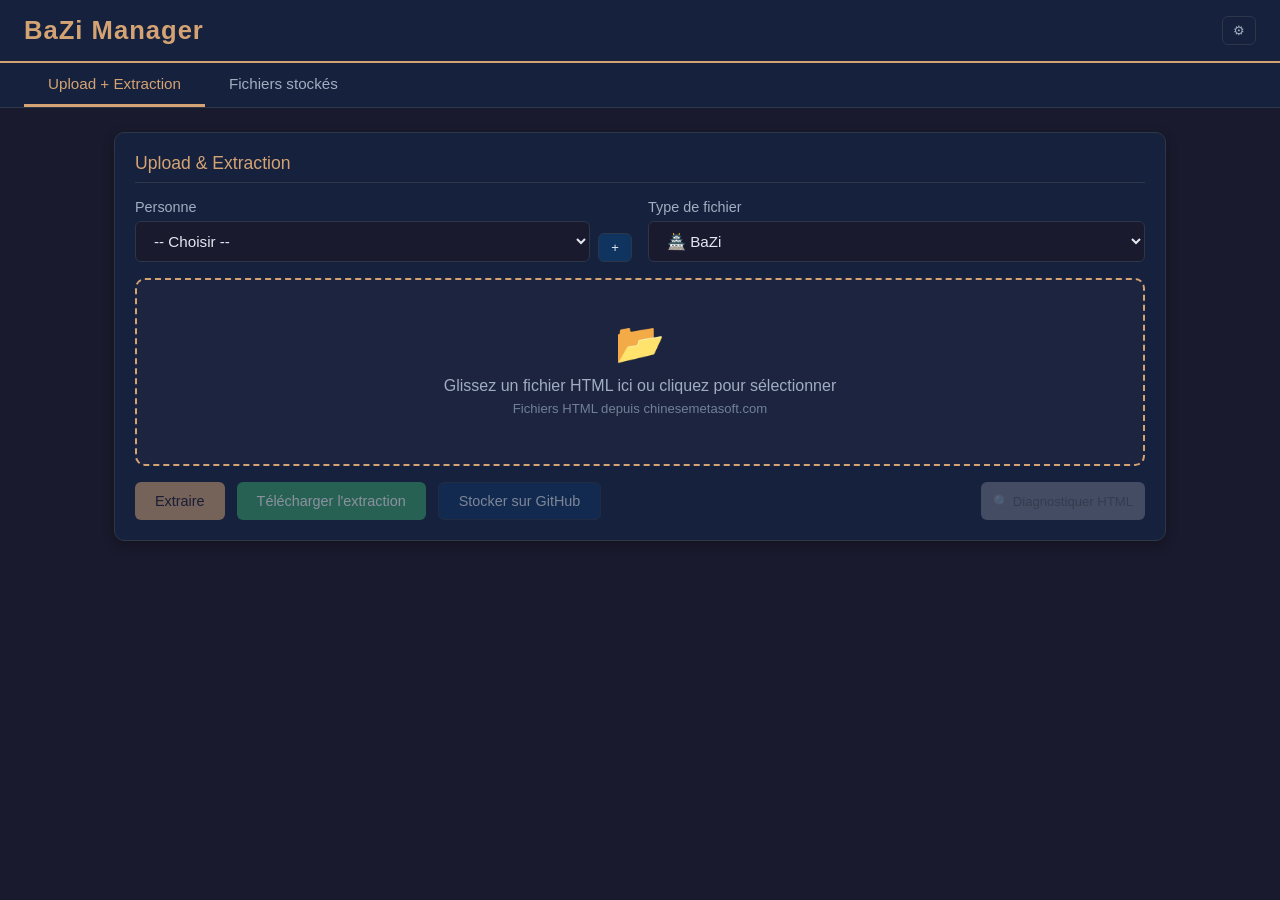
<file: index.html>
<!DOCTYPE html>
<html lang="fr">
<head>
  <meta charset="UTF-8">
  <meta name="viewport" content="width=device-width, initial-scale=1.0">
  <title>BaZi Manager</title>
  <link rel="stylesheet" href="css/style.css">
</head>
<body>

  <!-- Header -->
  <div class="header">
    <h1>BaZi Manager</h1>
    <div class="header-actions">
      <button class="btn btn-sm btn-icon" id="btn-config" title="Configuration">&#9881;</button>
    </div>
  </div>

  <!-- Navigation -->
  <div class="nav-tabs">
    <button class="nav-tab active" data-tab="upload">Upload + Extraction</button>
    <button class="nav-tab" data-tab="files">Fichiers stock&#233;s</button>
  </div>

  <div class="container">

    <!-- Config Section (togglable) -->
    <div class="config-section" id="config-section">
      <div class="card">
        <div class="card-title">&#9881; Configuration GitHub</div>
        <div class="config-row">
          <div class="form-group">
            <label for="github-token">Personal Access Token</label>
            <div class="token-wrapper">
              <input type="password" id="github-token" placeholder="ghp_xxxxxxxxxxxx">
              <button class="token-toggle" id="token-toggle" title="Afficher/masquer">&#128065;</button>
            </div>
          </div>
        </div>
        <div class="config-row">
          <div class="form-group">
            <label for="github-owner">Propri&#233;taire (username)</label>
            <input type="text" id="github-owner" placeholder="votre-username">
          </div>
          <div class="form-group">
            <label for="github-repo">Nom du repo</label>
            <input type="text" id="github-repo" placeholder="bazi-manager" value="bazi-manager">
          </div>
        </div>
        <button class="btn btn-primary btn-sm" id="btn-save-config">Sauvegarder la configuration</button>
        <div class="status-msg" id="config-status"></div>
      </div>
    </div>

    <!-- TAB: Upload + Extraction -->
    <div id="tab-upload">
      <div class="card">
        <div class="card-title">Upload &amp; Extraction</div>

        <div class="form-row">
          <div class="form-group">
            <label for="person-select">Personne</label>
            <div class="form-group-inline">
              <select id="person-select">
                <option value="">-- Choisir --</option>
              </select>
              <button class="btn btn-sm btn-secondary" id="btn-add-person" title="Ajouter une personne">+</button>
            </div>
          </div>
          <div class="form-group">
            <label for="type-select">Type de fichier</label>
            <select id="type-select">
              <option value="bazi">&#127983; BaZi</option>
              <option value="zhirun">&#129517; Zhi Run</option>
              <option value="qmdj">&#128197; QMDJ du Jour</option>
            </select>
          </div>
        </div>

        <!-- Drop zone -->
        <div class="drop-zone" id="drop-zone">
          <div class="drop-icon">&#128194;</div>
          <div class="drop-text">Glissez un fichier HTML ici ou cliquez pour s&#233;lectionner</div>
          <div class="drop-hint">Fichiers HTML depuis chinesemetasoft.com</div>
          <div class="file-name" id="file-name-display"></div>
          <input type="file" id="file-input" accept=".html,.htm" style="display:none">
        </div>

        <!-- Actions -->
        <div class="actions-bar">
          <button class="btn btn-primary" id="btn-extract" disabled>Extraire</button>
          <button class="btn btn-success" id="btn-download" disabled>T&#233;l&#233;charger l'extraction</button>
          <button class="btn btn-secondary" id="btn-store" disabled>Stocker sur GitHub</button>
          <button class="btn btn-sm" id="btn-diagnose" disabled style="margin-left:auto;opacity:0.7;">&#128269; Diagnostiquer HTML</button>
        </div>

        <div class="status-msg" id="upload-status"></div>
      </div>

      <!-- Preview -->
      <div class="preview-area" id="preview-area">
        <div class="card">
          <div class="card-title">Aper&#231;u de l'extraction</div>
          <iframe class="preview-frame" id="preview-frame" sandbox="allow-same-origin"></iframe>
        </div>
      </div>
    </div>

    <!-- TAB: Files list -->
    <div id="tab-files" class="file-list-section">
      <div class="card">
        <div class="card-title">Fichiers stock&#233;s sur GitHub</div>
        <button class="btn btn-sm btn-secondary" id="btn-refresh-files">Rafra&#238;chir</button>
        <div class="status-msg" id="files-status"></div>
        <div id="files-container">
          <div class="empty-state">
            <div class="empty-icon">&#128193;</div>
            <p>Configurez votre token GitHub et cliquez sur "Rafra&#238;chir" pour voir vos fichiers.</p>
          </div>
        </div>
      </div>
    </div>

  </div>

  <!-- Modal: Add Person -->
  <div class="modal-overlay" id="modal-person">
    <div class="modal">
      <h3>Ajouter une personne</h3>
      <div class="form-group">
        <label for="new-person-name">Pr&#233;nom</label>
        <input type="text" id="new-person-name" placeholder="Ex: Serena">
      </div>
      <div class="modal-actions">
        <button class="btn btn-sm btn-secondary" id="btn-cancel-person">Annuler</button>
        <button class="btn btn-sm btn-primary" id="btn-confirm-person">Ajouter</button>
      </div>
    </div>
  </div>

  <!-- Scripts -->
  <script src="js/parser-bazi.js"></script>
  <script src="js/parser-zhirun.js"></script>
  <script src="js/formatter.js"></script>
  <script src="js/app.js"></script>
</body>
</html>
</file>
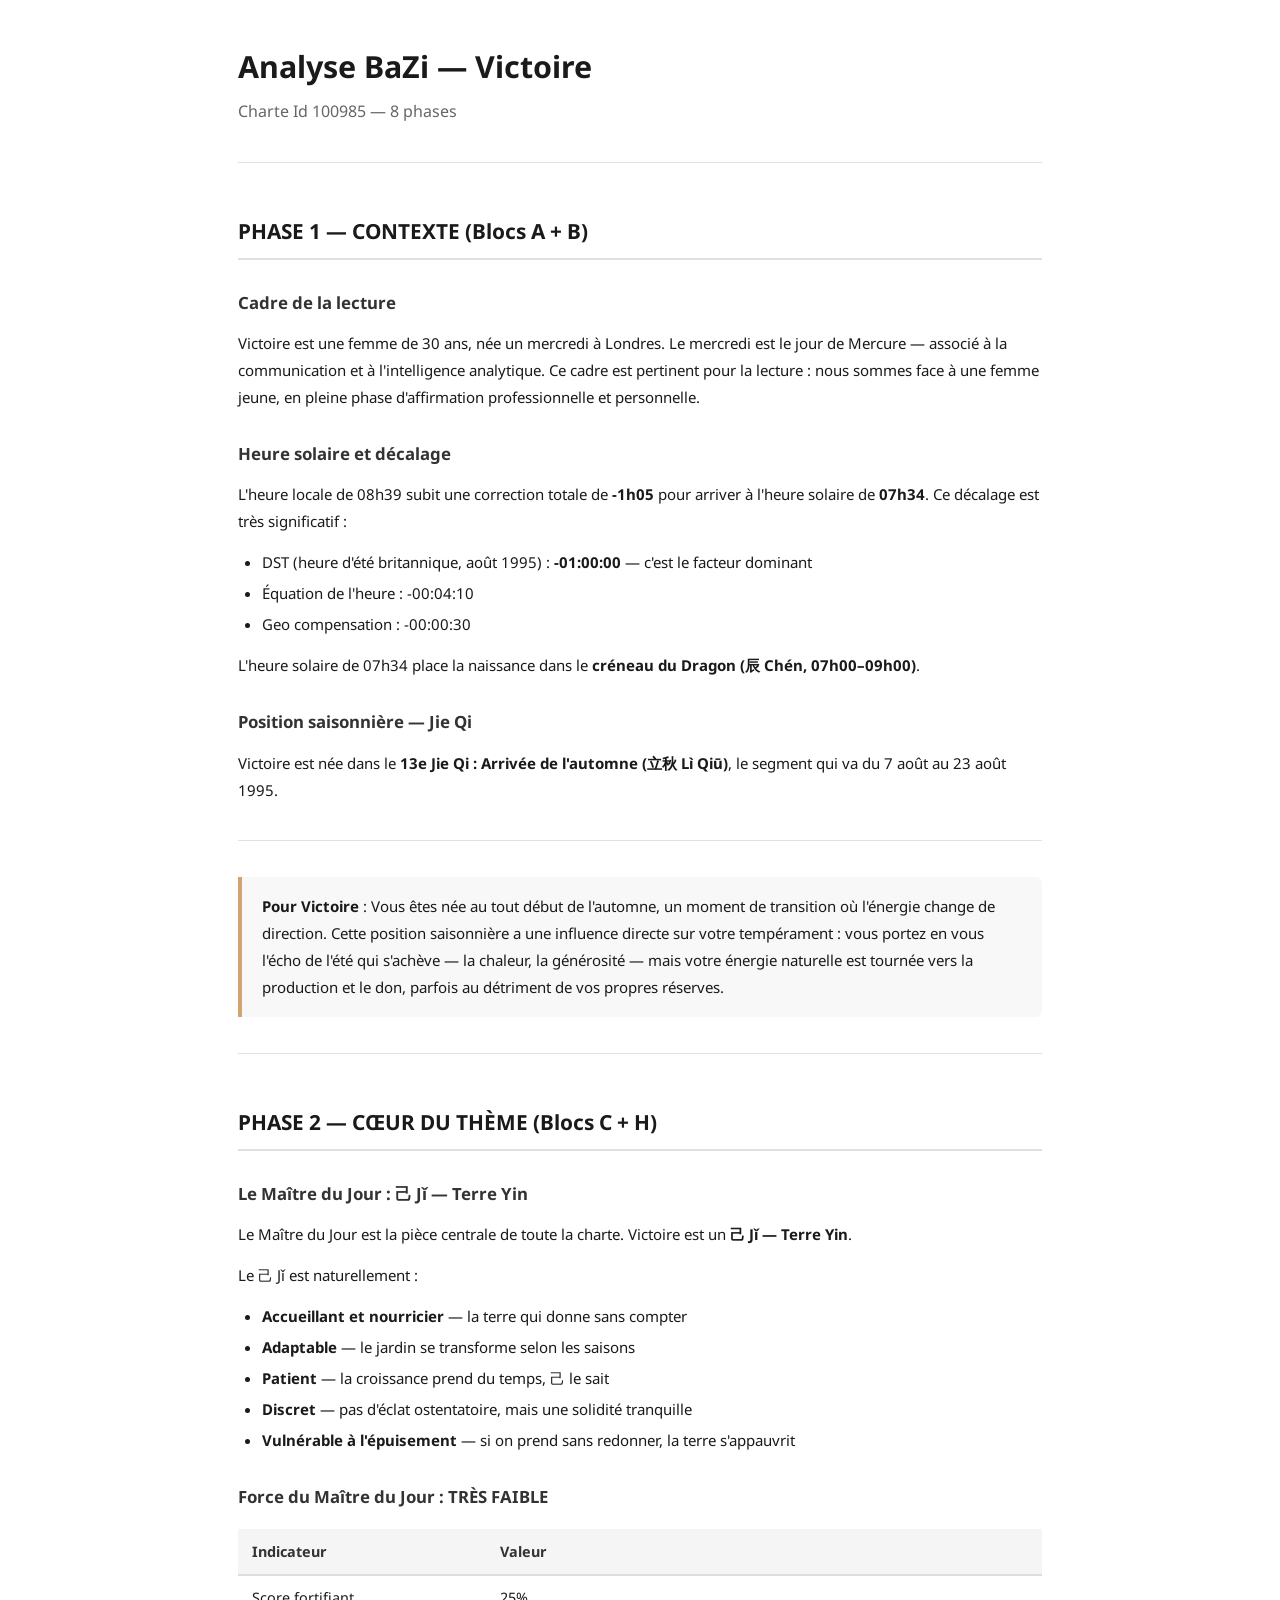
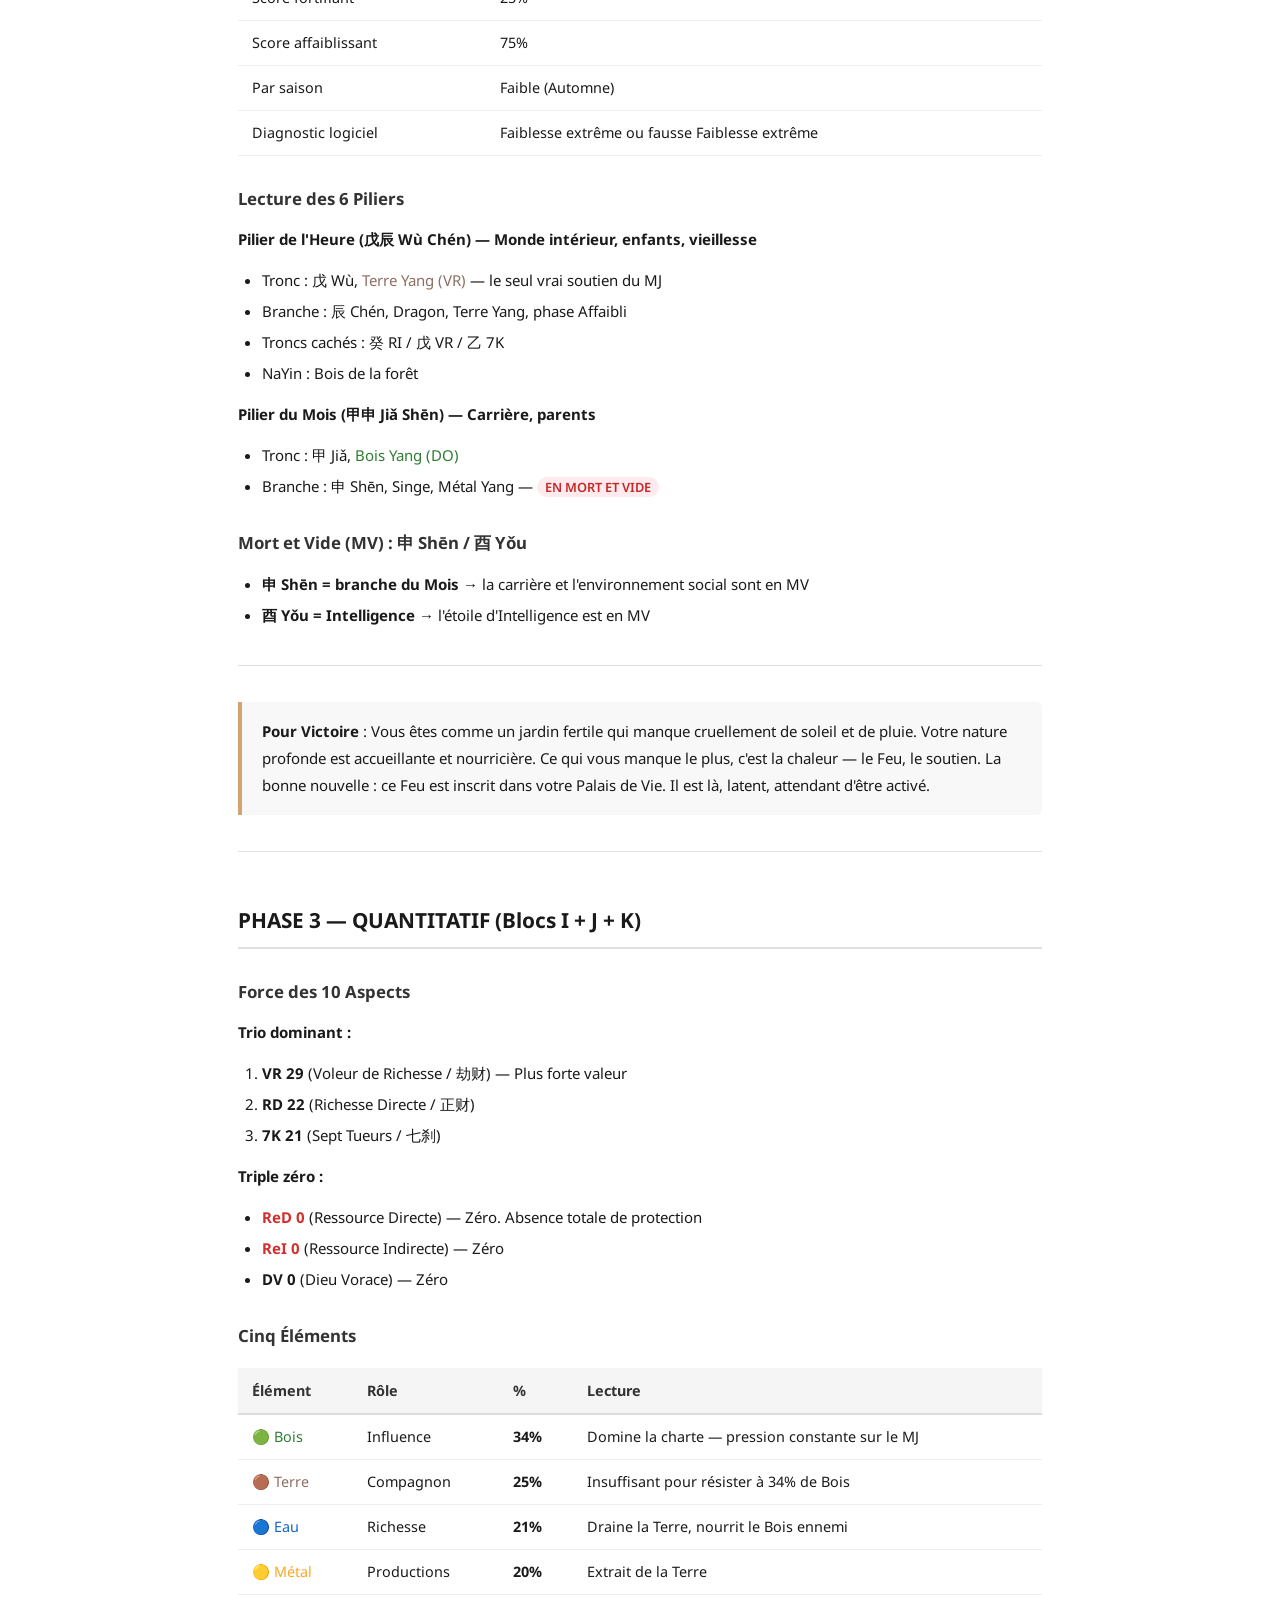
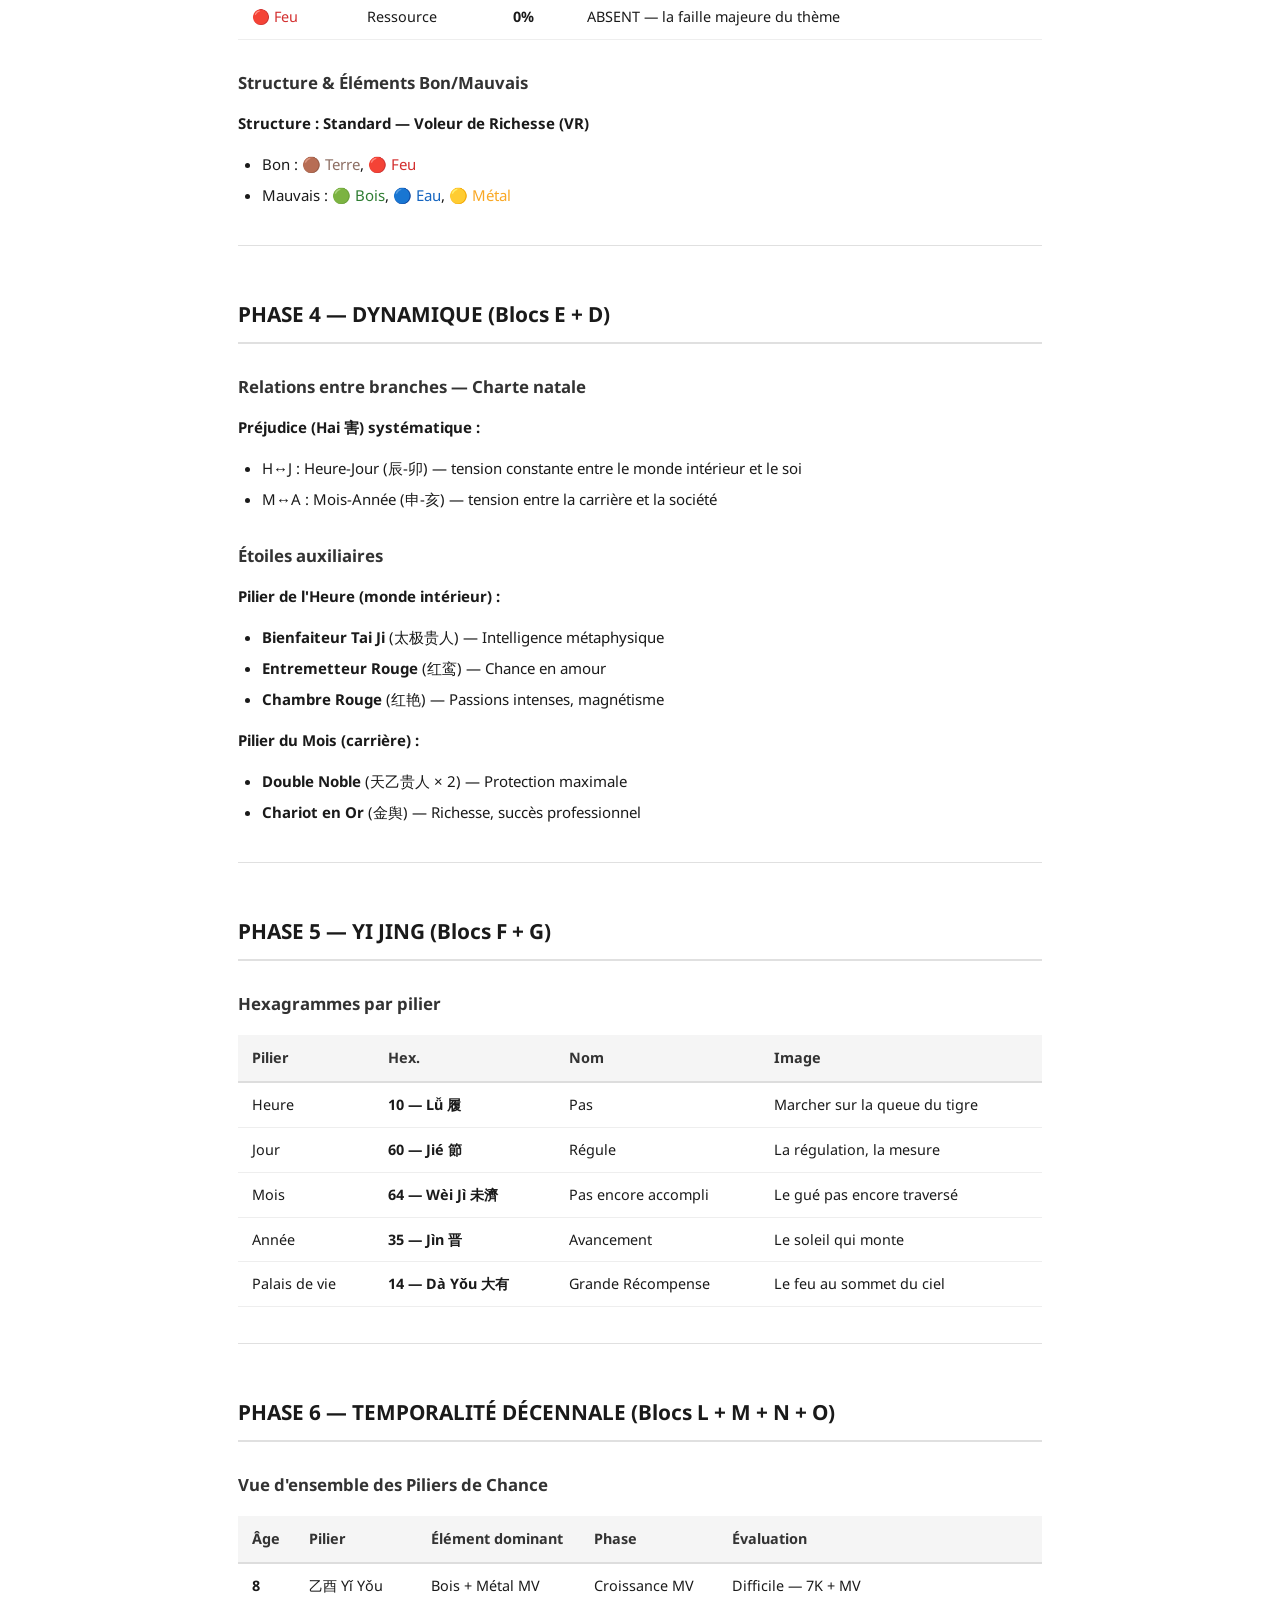
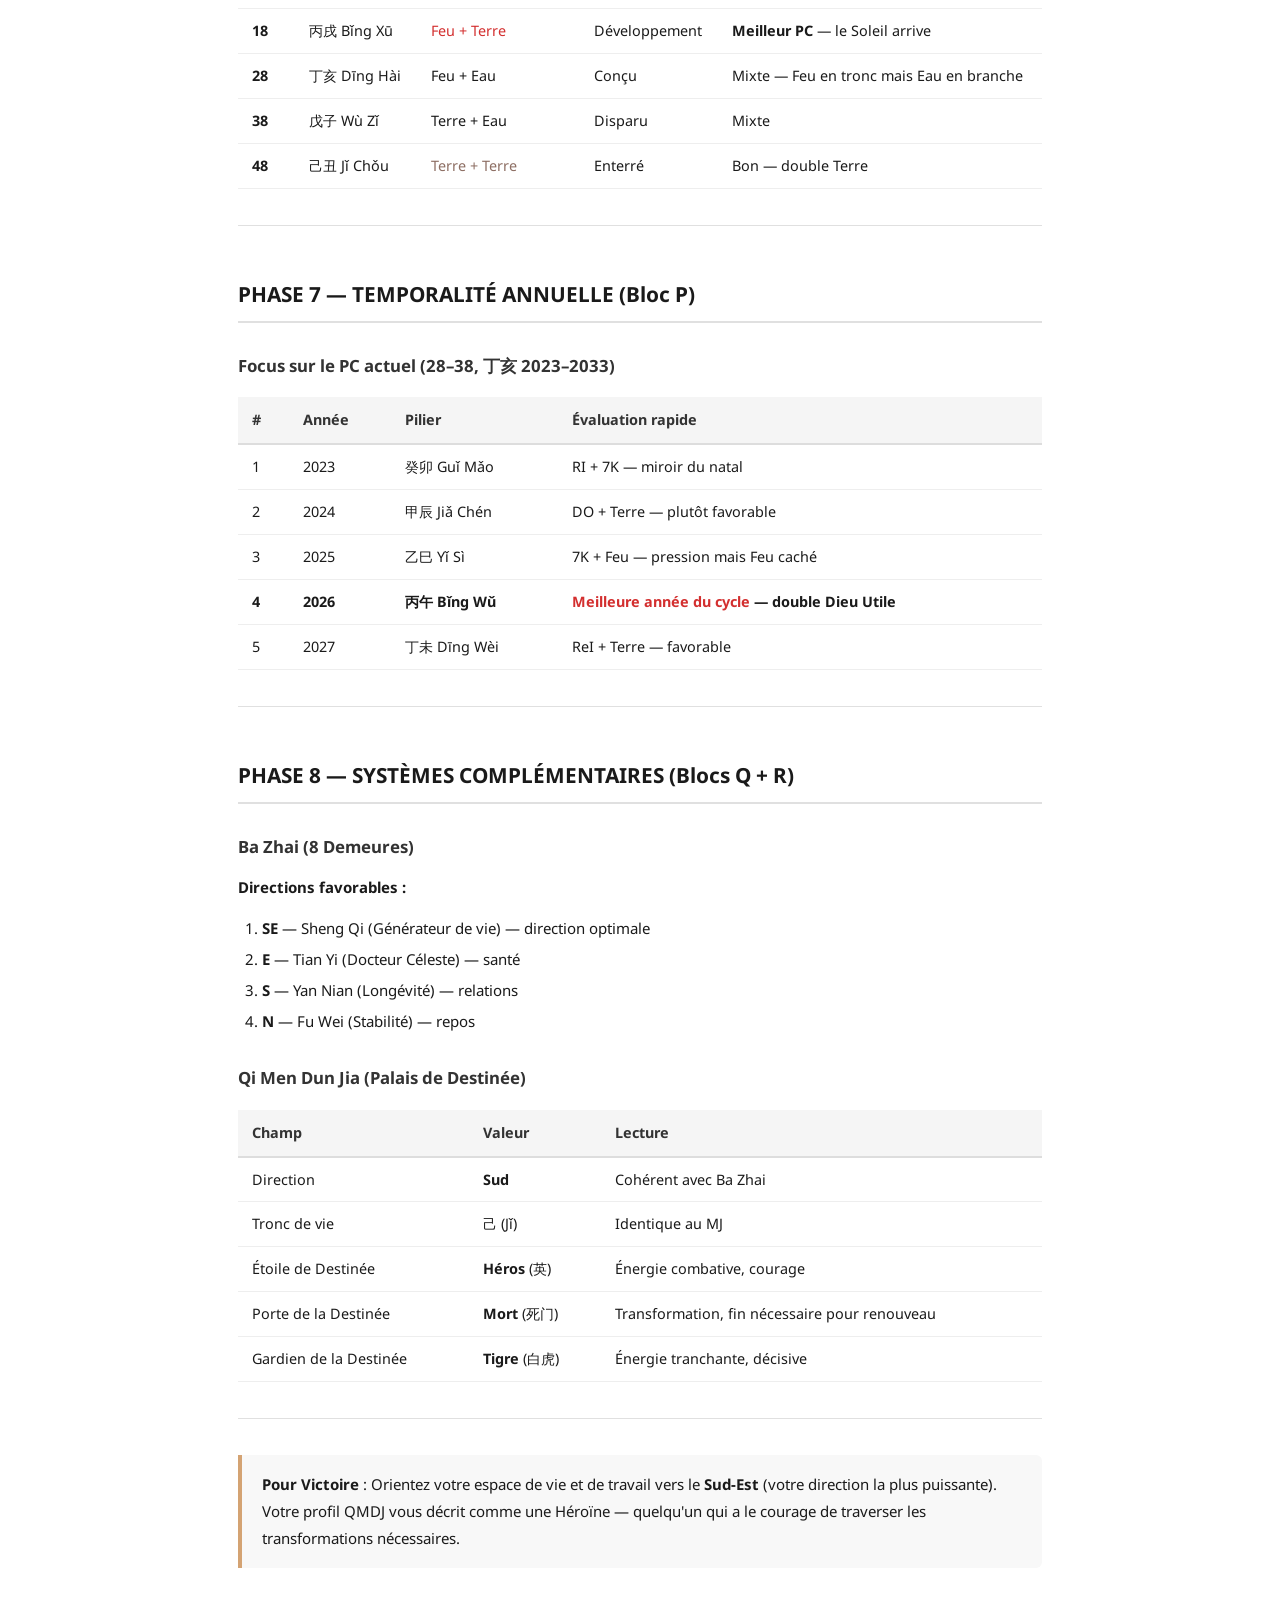
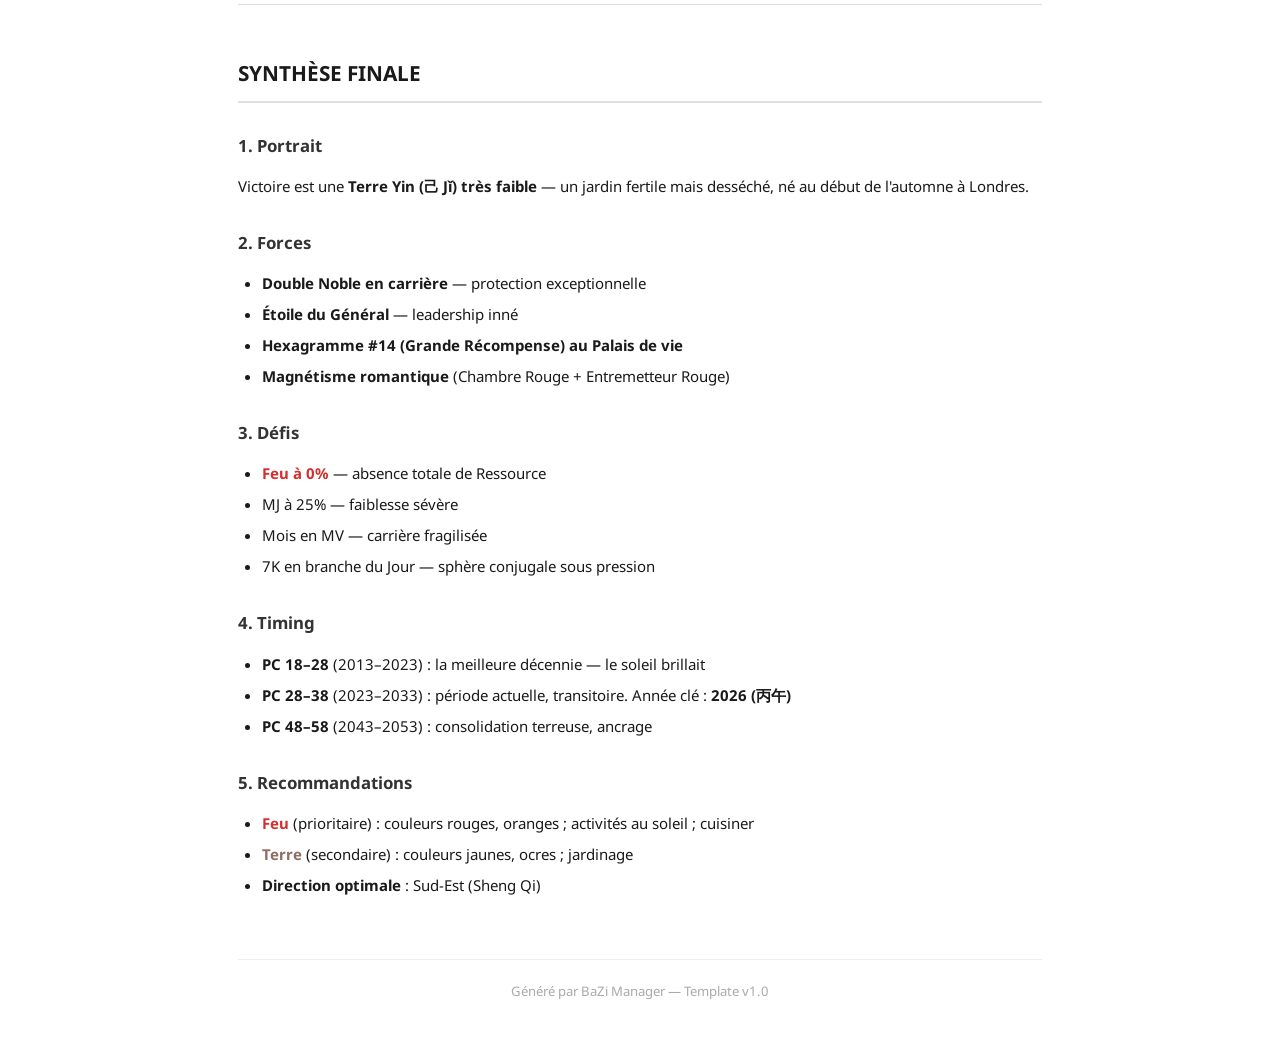
<file: template-preview.html>
<!DOCTYPE html>
<html lang="fr">
<head>
  <meta charset="UTF-8">
  <meta name="viewport" content="width=device-width, initial-scale=1.0">
  <title>Template Extraction BaZi — Preview</title>
  <style>
    @import url('https://fonts.googleapis.com/css2?family=Noto+Sans:ital,wght@0,400;0,600;0,700;1,400&display=swap');

    * { box-sizing: border-box; margin: 0; padding: 0; }

    body {
      font-family: 'Noto Sans', 'Segoe UI', sans-serif;
      max-width: 860px;
      margin: 0 auto;
      padding: 40px 28px;
      background: #fff;
      color: #1a1a1a;
      line-height: 1.8;
      font-size: 15px;
    }

    /* ===== TITRE ===== */
    h1 {
      font-size: 1.9rem;
      color: #1a1a1a;
      margin-bottom: 2px;
      font-weight: 700;
    }
    .subtitle {
      font-size: 1rem;
      color: #666;
      margin-bottom: 30px;
    }

    /* ===== PHASE (h2) ===== */
    h2 {
      font-size: 1.3rem;
      color: #1a1a1a;
      margin-top: 50px;
      margin-bottom: 20px;
      padding-bottom: 8px;
      border-bottom: 2px solid #e0e0e0;
      font-weight: 700;
    }

    /* ===== SOUS-SECTIONS (h3) ===== */
    h3 {
      font-size: 1.05rem;
      color: #333;
      margin-top: 28px;
      margin-bottom: 12px;
      font-weight: 700;
    }

    /* ===== PARAGRAPHES ===== */
    p {
      margin-bottom: 14px;
    }

    /* ===== SÉPARATEUR ===== */
    hr {
      border: none;
      border-top: 1px solid #e0e0e0;
      margin: 36px 0;
    }

    /* ===== GRAS & ITALIQUE ===== */
    strong { font-weight: 700; }

    /* ===== LISTES ===== */
    ul, ol {
      margin: 10px 0 14px 24px;
    }
    li {
      margin-bottom: 4px;
    }

    /* ===== TABLEAUX ===== */
    table {
      border-collapse: collapse;
      width: 100%;
      margin: 16px 0 20px 0;
      font-size: 0.9rem;
    }
    th {
      background: #f5f5f5;
      color: #333;
      padding: 10px 14px;
      text-align: left;
      font-weight: 700;
      border-bottom: 2px solid #ddd;
    }
    td {
      padding: 9px 14px;
      border-bottom: 1px solid #eee;
      vertical-align: top;
    }
    tr:hover td {
      background: #fafafa;
    }

    /* ===== ENCART "POUR [PRENOM]" ===== */
    .encart-personnel {
      background: #f8f8f8;
      border-left: 4px solid #d4a373;
      padding: 16px 20px;
      margin: 24px 0;
      border-radius: 0 6px 6px 0;
    }
    .encart-personnel p {
      margin-bottom: 8px;
    }
    .encart-personnel p:last-child {
      margin-bottom: 0;
    }

    /* ===== BADGES ÉLÉMENTS ===== */
    .el-feu { color: #d32f2f; }
    .el-bois { color: #2e7d32; }
    .el-eau { color: #1565c0; }
    .el-metal { color: #f9a825; }
    .el-terre { color: #8d6e63; }

    /* ===== BADGE MV ===== */
    .badge-mv {
      background: #ffebee;
      color: #c62828;
      padding: 1px 8px;
      border-radius: 10px;
      font-size: 0.8rem;
      font-weight: 600;
    }

    /* ===== SYNTHÈSE FINALE ===== */
    .synthese h3 {
      margin-top: 20px;
    }

    /* ===== FOOTER ===== */
    .footer {
      text-align: center;
      color: #aaa;
      font-size: 0.82rem;
      margin-top: 60px;
      padding-top: 20px;
      border-top: 1px solid #eee;
    }

    /* ===== PRINT ===== */
    @media print {
      body { padding: 20px; font-size: 13px; }
      h2 { break-before: page; }
      .encart-personnel { break-inside: avoid; }
    }
  </style>
</head>
<body>

<!-- ============================== -->
<!-- EXEMPLE : REPRODUCTION EXACTE  -->
<!-- DU FORMAT ANALYSE VICTOIRE     -->
<!-- ============================== -->

<h1>Analyse BaZi — Victoire</h1>
<div class="subtitle">Charte Id 100985 — 8 phases</div>

<hr>

<h2>PHASE 1 — CONTEXTE (Blocs A + B)</h2>

<h3>Cadre de la lecture</h3>

<p>Victoire est une femme de 30 ans, née un mercredi à Londres. Le mercredi est le jour de Mercure — associé à la communication et à l'intelligence analytique. Ce cadre est pertinent pour la lecture : nous sommes face à une femme jeune, en pleine phase d'affirmation professionnelle et personnelle.</p>

<h3>Heure solaire et décalage</h3>

<p>L'heure locale de 08h39 subit une correction totale de <strong>-1h05</strong> pour arriver à l'heure solaire de <strong>07h34</strong>. Ce décalage est très significatif :</p>

<ul>
  <li>DST (heure d'été britannique, août 1995) : <strong>-01:00:00</strong> — c'est le facteur dominant</li>
  <li>Équation de l'heure : -00:04:10</li>
  <li>Geo compensation : -00:00:30</li>
</ul>

<p>L'heure solaire de 07h34 place la naissance dans le <strong>créneau du Dragon (辰 Chén, 07h00–09h00)</strong>.</p>

<h3>Position saisonnière — Jie Qi</h3>

<p>Victoire est née dans le <strong>13e Jie Qi : Arrivée de l'automne (立秋 Lì Qiū)</strong>, le segment qui va du 7 août au 23 août 1995.</p>

<hr>

<div class="encart-personnel">
  <p><strong>Pour Victoire</strong> : Vous êtes née au tout début de l'automne, un moment de transition où l'énergie change de direction. Cette position saisonnière a une influence directe sur votre tempérament : vous portez en vous l'écho de l'été qui s'achève — la chaleur, la générosité — mais votre énergie naturelle est tournée vers la production et le don, parfois au détriment de vos propres réserves.</p>
</div>

<hr>

<h2>PHASE 2 — CŒUR DU THÈME (Blocs C + H)</h2>

<h3>Le Maître du Jour : 己 Jǐ — Terre Yin</h3>

<p>Le Maître du Jour est la pièce centrale de toute la charte. Victoire est un <strong>己 Jǐ — Terre Yin</strong>.</p>

<p>Le 己 Jǐ est naturellement :</p>
<ul>
  <li><strong>Accueillant et nourricier</strong> — la terre qui donne sans compter</li>
  <li><strong>Adaptable</strong> — le jardin se transforme selon les saisons</li>
  <li><strong>Patient</strong> — la croissance prend du temps, 己 le sait</li>
  <li><strong>Discret</strong> — pas d'éclat ostentatoire, mais une solidité tranquille</li>
  <li><strong>Vulnérable à l'épuisement</strong> — si on prend sans redonner, la terre s'appauvrit</li>
</ul>

<h3>Force du Maître du Jour : TRÈS FAIBLE</h3>

<table>
  <thead>
    <tr><th>Indicateur</th><th>Valeur</th></tr>
  </thead>
  <tbody>
    <tr><td>Score fortifiant</td><td>25%</td></tr>
    <tr><td>Score affaiblissant</td><td>75%</td></tr>
    <tr><td>Par saison</td><td>Faible (Automne)</td></tr>
    <tr><td>Diagnostic logiciel</td><td>Faiblesse extrême ou fausse Faiblesse extrême</td></tr>
  </tbody>
</table>

<h3>Lecture des 6 Piliers</h3>

<p><strong>Pilier de l'Heure (戊辰 Wù Chén) — Monde intérieur, enfants, vieillesse</strong></p>
<ul>
  <li>Tronc : 戊 Wù, <span class="el-terre">Terre Yang (VR)</span> — le seul vrai soutien du MJ</li>
  <li>Branche : 辰 Chén, Dragon, Terre Yang, phase Affaibli</li>
  <li>Troncs cachés : 癸 RI / 戊 VR / 乙 7K</li>
  <li>NaYin : Bois de la forêt</li>
</ul>

<p><strong>Pilier du Mois (甲申 Jiǎ Shēn) — Carrière, parents</strong></p>
<ul>
  <li>Tronc : 甲 Jiǎ, <span class="el-bois">Bois Yang (DO)</span></li>
  <li>Branche : 申 Shēn, Singe, Métal Yang — <span class="badge-mv">EN MORT ET VIDE</span></li>
</ul>

<h3>Mort et Vide (MV) : 申 Shēn / 酉 Yǒu</h3>

<ul>
  <li><strong>申 Shēn = branche du Mois</strong> → la carrière et l'environnement social sont en MV</li>
  <li><strong>酉 Yǒu = Intelligence</strong> → l'étoile d'Intelligence est en MV</li>
</ul>

<hr>

<div class="encart-personnel">
  <p><strong>Pour Victoire</strong> : Vous êtes comme un jardin fertile qui manque cruellement de soleil et de pluie. Votre nature profonde est accueillante et nourricière. Ce qui vous manque le plus, c'est la chaleur — le Feu, le soutien. La bonne nouvelle : ce Feu est inscrit dans votre Palais de Vie. Il est là, latent, attendant d'être activé.</p>
</div>

<hr>

<h2>PHASE 3 — QUANTITATIF (Blocs I + J + K)</h2>

<h3>Force des 10 Aspects</h3>

<p><strong>Trio dominant :</strong></p>
<ol>
  <li><strong>VR 29</strong> (Voleur de Richesse / 劫财) — Plus forte valeur</li>
  <li><strong>RD 22</strong> (Richesse Directe / 正财)</li>
  <li><strong>7K 21</strong> (Sept Tueurs / 七刹)</li>
</ol>

<p><strong>Triple zéro :</strong></p>
<ul>
  <li><strong><span class="el-feu">ReD 0</span></strong> (Ressource Directe) — Zéro. Absence totale de protection</li>
  <li><strong><span class="el-feu">ReI 0</span></strong> (Ressource Indirecte) — Zéro</li>
  <li><strong>DV 0</strong> (Dieu Vorace) — Zéro</li>
</ul>

<h3>Cinq Éléments</h3>

<table>
  <thead>
    <tr><th>Élément</th><th>Rôle</th><th>%</th><th>Lecture</th></tr>
  </thead>
  <tbody>
    <tr><td><span class="el-bois">🟢 Bois</span></td><td>Influence</td><td><strong>34%</strong></td><td>Domine la charte — pression constante sur le MJ</td></tr>
    <tr><td><span class="el-terre">🟤 Terre</span></td><td>Compagnon</td><td><strong>25%</strong></td><td>Insuffisant pour résister à 34% de Bois</td></tr>
    <tr><td><span class="el-eau">🔵 Eau</span></td><td>Richesse</td><td><strong>21%</strong></td><td>Draine la Terre, nourrit le Bois ennemi</td></tr>
    <tr><td><span class="el-metal">🟡 Métal</span></td><td>Productions</td><td><strong>20%</strong></td><td>Extrait de la Terre</td></tr>
    <tr><td><span class="el-feu">🔴 Feu</span></td><td>Ressource</td><td><strong>0%</strong></td><td>ABSENT — la faille majeure du thème</td></tr>
  </tbody>
</table>

<h3>Structure &amp; Éléments Bon/Mauvais</h3>

<p><strong>Structure : Standard — Voleur de Richesse (VR)</strong></p>

<ul>
  <li>Bon : <span class="el-terre">🟤 Terre</span>, <span class="el-feu">🔴 Feu</span></li>
  <li>Mauvais : <span class="el-bois">🟢 Bois</span>, <span class="el-eau">🔵 Eau</span>, <span class="el-metal">🟡 Métal</span></li>
</ul>

<hr>

<h2>PHASE 4 — DYNAMIQUE (Blocs E + D)</h2>

<h3>Relations entre branches — Charte natale</h3>

<p><strong>Préjudice (Hai 害) systématique :</strong></p>
<ul>
  <li>H↔J : Heure-Jour (辰-卯) — tension constante entre le monde intérieur et le soi</li>
  <li>M↔A : Mois-Année (申-亥) — tension entre la carrière et la société</li>
</ul>

<h3>Étoiles auxiliaires</h3>

<p><strong>Pilier de l'Heure (monde intérieur) :</strong></p>
<ul>
  <li><strong>Bienfaiteur Tai Ji</strong> (太极贵人) — Intelligence métaphysique</li>
  <li><strong>Entremetteur Rouge</strong> (红鸾) — Chance en amour</li>
  <li><strong>Chambre Rouge</strong> (红艳) — Passions intenses, magnétisme</li>
</ul>

<p><strong>Pilier du Mois (carrière) :</strong></p>
<ul>
  <li><strong>Double Noble</strong> (天乙贵人 × 2) — Protection maximale</li>
  <li><strong>Chariot en Or</strong> (金舆) — Richesse, succès professionnel</li>
</ul>

<hr>

<h2>PHASE 5 — YI JING (Blocs F + G)</h2>

<h3>Hexagrammes par pilier</h3>

<table>
  <thead>
    <tr><th>Pilier</th><th>Hex.</th><th>Nom</th><th>Image</th></tr>
  </thead>
  <tbody>
    <tr><td>Heure</td><td><strong>10 — Lǚ 履</strong></td><td>Pas</td><td>Marcher sur la queue du tigre</td></tr>
    <tr><td>Jour</td><td><strong>60 — Jié 節</strong></td><td>Régule</td><td>La régulation, la mesure</td></tr>
    <tr><td>Mois</td><td><strong>64 — Wèi Jì 未濟</strong></td><td>Pas encore accompli</td><td>Le gué pas encore traversé</td></tr>
    <tr><td>Année</td><td><strong>35 — Jìn 晋</strong></td><td>Avancement</td><td>Le soleil qui monte</td></tr>
    <tr><td>Palais de vie</td><td><strong>14 — Dà Yǒu 大有</strong></td><td>Grande Récompense</td><td>Le feu au sommet du ciel</td></tr>
  </tbody>
</table>

<hr>

<h2>PHASE 6 — TEMPORALITÉ DÉCENNALE (Blocs L + M + N + O)</h2>

<h3>Vue d'ensemble des Piliers de Chance</h3>

<table>
  <thead>
    <tr><th>Âge</th><th>Pilier</th><th>Élément dominant</th><th>Phase</th><th>Évaluation</th></tr>
  </thead>
  <tbody>
    <tr><td><strong>8</strong></td><td>乙酉 Yǐ Yǒu</td><td>Bois + Métal MV</td><td>Croissance MV</td><td>Difficile — 7K + MV</td></tr>
    <tr><td><strong>18</strong></td><td>丙戌 Bǐng Xū</td><td><span class="el-feu">Feu + Terre</span></td><td>Développement</td><td><strong>Meilleur PC</strong> — le Soleil arrive</td></tr>
    <tr><td><strong>28</strong></td><td>丁亥 Dīng Hài</td><td>Feu + Eau</td><td>Conçu</td><td>Mixte — Feu en tronc mais Eau en branche</td></tr>
    <tr><td><strong>38</strong></td><td>戊子 Wù Zǐ</td><td>Terre + Eau</td><td>Disparu</td><td>Mixte</td></tr>
    <tr><td><strong>48</strong></td><td>己丑 Jǐ Chǒu</td><td><span class="el-terre">Terre + Terre</span></td><td>Enterré</td><td>Bon — double Terre</td></tr>
  </tbody>
</table>

<hr>

<h2>PHASE 7 — TEMPORALITÉ ANNUELLE (Bloc P)</h2>

<h3>Focus sur le PC actuel (28–38, 丁亥 2023–2033)</h3>

<table>
  <thead>
    <tr><th>#</th><th>Année</th><th>Pilier</th><th>Évaluation rapide</th></tr>
  </thead>
  <tbody>
    <tr><td>1</td><td>2023</td><td>癸卯 Guǐ Mǎo</td><td>RI + 7K — miroir du natal</td></tr>
    <tr><td>2</td><td>2024</td><td>甲辰 Jiǎ Chén</td><td>DO + Terre — plutôt favorable</td></tr>
    <tr><td>3</td><td>2025</td><td>乙巳 Yǐ Sì</td><td>7K + Feu — pression mais Feu caché</td></tr>
    <tr><td><strong>4</strong></td><td><strong>2026</strong></td><td><strong>丙午 Bǐng Wǔ</strong></td><td><strong><span class="el-feu">Meilleure année du cycle</span> — double Dieu Utile</strong></td></tr>
    <tr><td>5</td><td>2027</td><td>丁未 Dīng Wèi</td><td>ReI + Terre — favorable</td></tr>
  </tbody>
</table>

<hr>

<h2>PHASE 8 — SYSTÈMES COMPLÉMENTAIRES (Blocs Q + R)</h2>

<h3>Ba Zhai (8 Demeures)</h3>

<p><strong>Directions favorables :</strong></p>
<ol>
  <li><strong>SE</strong> — Sheng Qi (Générateur de vie) — direction optimale</li>
  <li><strong>E</strong> — Tian Yi (Docteur Céleste) — santé</li>
  <li><strong>S</strong> — Yan Nian (Longévité) — relations</li>
  <li><strong>N</strong> — Fu Wei (Stabilité) — repos</li>
</ol>

<h3>Qi Men Dun Jia (Palais de Destinée)</h3>

<table>
  <thead>
    <tr><th>Champ</th><th>Valeur</th><th>Lecture</th></tr>
  </thead>
  <tbody>
    <tr><td>Direction</td><td><strong>Sud</strong></td><td>Cohérent avec Ba Zhai</td></tr>
    <tr><td>Tronc de vie</td><td>己 (Jǐ)</td><td>Identique au MJ</td></tr>
    <tr><td>Étoile de Destinée</td><td><strong>Héros</strong> (英)</td><td>Énergie combative, courage</td></tr>
    <tr><td>Porte de la Destinée</td><td><strong>Mort</strong> (死门)</td><td>Transformation, fin nécessaire pour renouveau</td></tr>
    <tr><td>Gardien de la Destinée</td><td><strong>Tigre</strong> (白虎)</td><td>Énergie tranchante, décisive</td></tr>
  </tbody>
</table>

<hr>

<div class="encart-personnel">
  <p><strong>Pour Victoire</strong> : Orientez votre espace de vie et de travail vers le <strong>Sud-Est</strong> (votre direction la plus puissante). Votre profil QMDJ vous décrit comme une Héroïne — quelqu'un qui a le courage de traverser les transformations nécessaires.</p>
</div>

<hr>

<h2>SYNTHÈSE FINALE</h2>

<h3>1. Portrait</h3>
<p>Victoire est une <strong>Terre Yin (己 Jǐ) très faible</strong> — un jardin fertile mais desséché, né au début de l'automne à Londres.</p>

<h3>2. Forces</h3>
<ul>
  <li><strong>Double Noble en carrière</strong> — protection exceptionnelle</li>
  <li><strong>Étoile du Général</strong> — leadership inné</li>
  <li><strong>Hexagramme #14 (Grande Récompense) au Palais de vie</strong></li>
  <li><strong>Magnétisme romantique</strong> (Chambre Rouge + Entremetteur Rouge)</li>
</ul>

<h3>3. Défis</h3>
<ul>
  <li><span class="el-feu"><strong>Feu à 0%</strong></span> — absence totale de Ressource</li>
  <li>MJ à 25% — faiblesse sévère</li>
  <li>Mois en MV — carrière fragilisée</li>
  <li>7K en branche du Jour — sphère conjugale sous pression</li>
</ul>

<h3>4. Timing</h3>
<ul>
  <li><strong>PC 18–28</strong> (2013–2023) : la meilleure décennie — le soleil brillait</li>
  <li><strong>PC 28–38</strong> (2023–2033) : période actuelle, transitoire. Année clé : <strong>2026 (丙午)</strong></li>
  <li><strong>PC 48–58</strong> (2043–2053) : consolidation terreuse, ancrage</li>
</ul>

<h3>5. Recommandations</h3>
<ul>
  <li><strong><span class="el-feu">Feu</span></strong> (prioritaire) : couleurs rouges, oranges ; activités au soleil ; cuisiner</li>
  <li><strong><span class="el-terre">Terre</span></strong> (secondaire) : couleurs jaunes, ocres ; jardinage</li>
  <li><strong>Direction optimale</strong> : Sud-Est (Sheng Qi)</li>
</ul>

<div class="footer">
  Généré par BaZi Manager — Template v1.0
</div>

</body>
</html>
</file>
<file: css/style.css>
/* ============================================
   BaZi Manager — Dark Theme Stylesheet
   ============================================ */

:root {
  --bg-primary: #1a1a2e;
  --bg-secondary: #16213e;
  --bg-card: #0f3460;
  --accent-gold: #d4a373;
  --accent-blue: #2c5282;
  --text-primary: #e2e8f0;
  --text-secondary: #a0aec0;
  --text-muted: #718096;
  --border-color: #2d3748;
  --success: #38a169;
  --error: #e53e3e;
  --warning: #d69e2e;
  --feu: #e53e3e;
  --bois: #38a169;
  --eau: #3182ce;
  --metal: #d69e2e;
  --terre: #8b6914;
  --radius: 10px;
  --shadow: 0 4px 12px rgba(0, 0, 0, 0.3);
}

* {
  box-sizing: border-box;
  margin: 0;
  padding: 0;
}

body {
  font-family: 'Segoe UI', Tahoma, Geneva, Verdana, sans-serif;
  background: var(--bg-primary);
  color: var(--text-primary);
  min-height: 100vh;
}

/* Header */
.header {
  background: var(--bg-secondary);
  border-bottom: 2px solid var(--accent-gold);
  padding: 16px 24px;
  display: flex;
  align-items: center;
  justify-content: space-between;
}

.header h1 {
  font-size: 1.6rem;
  color: var(--accent-gold);
  letter-spacing: 1px;
}

.header-actions {
  display: flex;
  gap: 10px;
  align-items: center;
}

/* Navigation Tabs */
.nav-tabs {
  display: flex;
  gap: 0;
  background: var(--bg-secondary);
  padding: 0 24px;
  border-bottom: 1px solid var(--border-color);
}

.nav-tab {
  padding: 12px 24px;
  cursor: pointer;
  color: var(--text-secondary);
  border-bottom: 3px solid transparent;
  transition: all 0.2s;
  font-size: 0.95rem;
  background: none;
  border-top: none;
  border-left: none;
  border-right: none;
  font-family: inherit;
}

.nav-tab:hover {
  color: var(--text-primary);
  background: rgba(212, 163, 115, 0.05);
}

.nav-tab.active {
  color: var(--accent-gold);
  border-bottom-color: var(--accent-gold);
}

/* Main container */
.container {
  max-width: 1100px;
  margin: 0 auto;
  padding: 24px;
}

/* Cards */
.card {
  background: var(--bg-secondary);
  border: 1px solid var(--border-color);
  border-radius: var(--radius);
  padding: 20px;
  margin-bottom: 20px;
  box-shadow: var(--shadow);
}

.card-title {
  font-size: 1.1rem;
  color: var(--accent-gold);
  margin-bottom: 16px;
  padding-bottom: 8px;
  border-bottom: 1px solid var(--border-color);
}

/* Form elements */
label {
  display: block;
  color: var(--text-secondary);
  margin-bottom: 6px;
  font-size: 0.9rem;
}

input[type="text"],
input[type="password"],
select {
  width: 100%;
  padding: 10px 14px;
  background: var(--bg-primary);
  border: 1px solid var(--border-color);
  border-radius: 6px;
  color: var(--text-primary);
  font-size: 0.95rem;
  font-family: inherit;
  transition: border-color 0.2s;
}

input[type="text"]:focus,
input[type="password"]:focus,
select:focus {
  outline: none;
  border-color: var(--accent-gold);
}

select {
  cursor: pointer;
}

.form-row {
  display: flex;
  gap: 16px;
  margin-bottom: 16px;
}

.form-group {
  flex: 1;
}

.form-group-inline {
  display: flex;
  gap: 8px;
  align-items: flex-end;
}

.form-group-inline input {
  flex: 1;
}

/* Buttons */
.btn {
  display: inline-flex;
  align-items: center;
  gap: 6px;
  padding: 10px 20px;
  border: none;
  border-radius: 6px;
  cursor: pointer;
  font-size: 0.9rem;
  font-family: inherit;
  font-weight: 500;
  transition: all 0.2s;
}

.btn:disabled {
  opacity: 0.5;
  cursor: not-allowed;
}

.btn-primary {
  background: var(--accent-gold);
  color: #1a1a2e;
}

.btn-primary:hover:not(:disabled) {
  background: #c4915f;
}

.btn-secondary {
  background: var(--bg-card);
  color: var(--text-primary);
  border: 1px solid var(--border-color);
}

.btn-secondary:hover:not(:disabled) {
  background: #1a4a7a;
}

.btn-success {
  background: var(--success);
  color: white;
}

.btn-success:hover:not(:disabled) {
  background: #2f855a;
}

.btn-danger {
  background: var(--error);
  color: white;
}

.btn-danger:hover:not(:disabled) {
  background: #c53030;
}

.btn-sm {
  padding: 6px 12px;
  font-size: 0.82rem;
}

.btn-icon {
  padding: 6px 10px;
  background: transparent;
  color: var(--text-secondary);
  border: 1px solid var(--border-color);
}

.btn-icon:hover {
  color: var(--accent-gold);
  border-color: var(--accent-gold);
}

/* Drag & Drop Zone */
.drop-zone {
  border: 2px dashed var(--accent-gold);
  border-radius: var(--radius);
  padding: 40px 20px;
  text-align: center;
  color: var(--text-secondary);
  transition: all 0.3s;
  cursor: pointer;
  background: rgba(212, 163, 115, 0.03);
}

.drop-zone:hover,
.drop-zone.dragover {
  background: rgba(212, 163, 115, 0.1);
  border-color: #e8b88a;
  color: var(--text-primary);
}

.drop-zone .drop-icon {
  font-size: 2.5rem;
  margin-bottom: 10px;
}

.drop-zone .drop-text {
  font-size: 1rem;
}

.drop-zone .drop-hint {
  font-size: 0.82rem;
  margin-top: 6px;
  color: var(--text-muted);
}

.drop-zone .file-name {
  color: var(--accent-gold);
  font-weight: 500;
  margin-top: 8px;
}

/* Actions bar */
.actions-bar {
  display: flex;
  gap: 12px;
  margin-top: 16px;
  flex-wrap: wrap;
}

/* Preview area */
.preview-area {
  margin-top: 20px;
  display: none;
}

.preview-area.visible {
  display: block;
}

.preview-frame {
  width: 100%;
  min-height: 500px;
  border: 1px solid var(--border-color);
  border-radius: var(--radius);
  background: white;
}

/* File list */
.file-list-section {
  display: none;
}

.file-list-section.visible {
  display: block;
}

.person-group {
  margin-bottom: 24px;
}

.person-group-header {
  display: flex;
  align-items: center;
  justify-content: space-between;
  padding: 12px 16px;
  background: var(--bg-card);
  border-radius: var(--radius) var(--radius) 0 0;
  border: 1px solid var(--border-color);
  cursor: pointer;
}

.person-group-header h3 {
  color: var(--accent-gold);
  font-size: 1rem;
}

.person-group-files {
  border: 1px solid var(--border-color);
  border-top: none;
  border-radius: 0 0 var(--radius) var(--radius);
}

.file-item {
  display: flex;
  align-items: center;
  justify-content: space-between;
  padding: 10px 16px;
  border-bottom: 1px solid var(--border-color);
  transition: background 0.15s;
}

.file-item:last-child {
  border-bottom: none;
}

.file-item:hover {
  background: rgba(212, 163, 115, 0.05);
}

.file-info {
  display: flex;
  align-items: center;
  gap: 12px;
}

.file-type-badge {
  font-size: 0.75rem;
  padding: 2px 8px;
  border-radius: 12px;
  font-weight: 500;
}

.file-type-badge.source {
  background: rgba(49, 130, 206, 0.2);
  color: #63b3ed;
}

.file-type-badge.extraction {
  background: rgba(56, 161, 105, 0.2);
  color: #68d391;
}

.file-name-text {
  color: var(--text-primary);
  font-size: 0.9rem;
}

.file-actions {
  display: flex;
  gap: 6px;
}

/* Config section */
.config-section {
  display: none;
}

.config-section.visible {
  display: block;
}

.config-row {
  display: flex;
  gap: 12px;
  align-items: flex-end;
  margin-bottom: 12px;
}

.config-row .form-group {
  flex: 1;
}

/* Status messages */
.status-msg {
  padding: 10px 14px;
  border-radius: 6px;
  margin-top: 12px;
  font-size: 0.9rem;
  display: none;
}

.status-msg.visible {
  display: block;
}

.status-msg.success {
  background: rgba(56, 161, 105, 0.15);
  color: #68d391;
  border: 1px solid rgba(56, 161, 105, 0.3);
}

.status-msg.error {
  background: rgba(229, 62, 62, 0.15);
  color: #fc8181;
  border: 1px solid rgba(229, 62, 62, 0.3);
}

.status-msg.info {
  background: rgba(49, 130, 206, 0.15);
  color: #63b3ed;
  border: 1px solid rgba(49, 130, 206, 0.3);
}

/* Loading spinner */
.spinner {
  display: inline-block;
  width: 16px;
  height: 16px;
  border: 2px solid rgba(255, 255, 255, 0.3);
  border-top-color: var(--accent-gold);
  border-radius: 50%;
  animation: spin 0.6s linear infinite;
}

@keyframes spin {
  to { transform: rotate(360deg); }
}

/* Token visibility toggle */
.token-wrapper {
  position: relative;
}

.token-wrapper input {
  padding-right: 40px;
}

.token-toggle {
  position: absolute;
  right: 8px;
  top: 50%;
  transform: translateY(-50%);
  background: none;
  border: none;
  color: var(--text-muted);
  cursor: pointer;
  font-size: 1.1rem;
  padding: 4px;
}

.token-toggle:hover {
  color: var(--text-primary);
}

/* Empty state */
.empty-state {
  text-align: center;
  padding: 40px 20px;
  color: var(--text-muted);
}

.empty-state .empty-icon {
  font-size: 2.5rem;
  margin-bottom: 12px;
}

/* Responsive */
@media (max-width: 768px) {
  .form-row {
    flex-direction: column;
  }

  .header {
    flex-direction: column;
    gap: 10px;
  }

  .actions-bar {
    flex-direction: column;
  }

  .container {
    padding: 16px;
  }
}

/* Modal */
.modal-overlay {
  display: none;
  position: fixed;
  inset: 0;
  background: rgba(0, 0, 0, 0.6);
  z-index: 100;
  justify-content: center;
  align-items: center;
}

.modal-overlay.visible {
  display: flex;
}

.modal {
  background: var(--bg-secondary);
  border: 1px solid var(--border-color);
  border-radius: var(--radius);
  padding: 24px;
  max-width: 420px;
  width: 90%;
  box-shadow: 0 8px 32px rgba(0, 0, 0, 0.5);
}

.modal h3 {
  color: var(--accent-gold);
  margin-bottom: 16px;
}

.modal-actions {
  display: flex;
  gap: 10px;
  justify-content: flex-end;
  margin-top: 16px;
}
</file>
